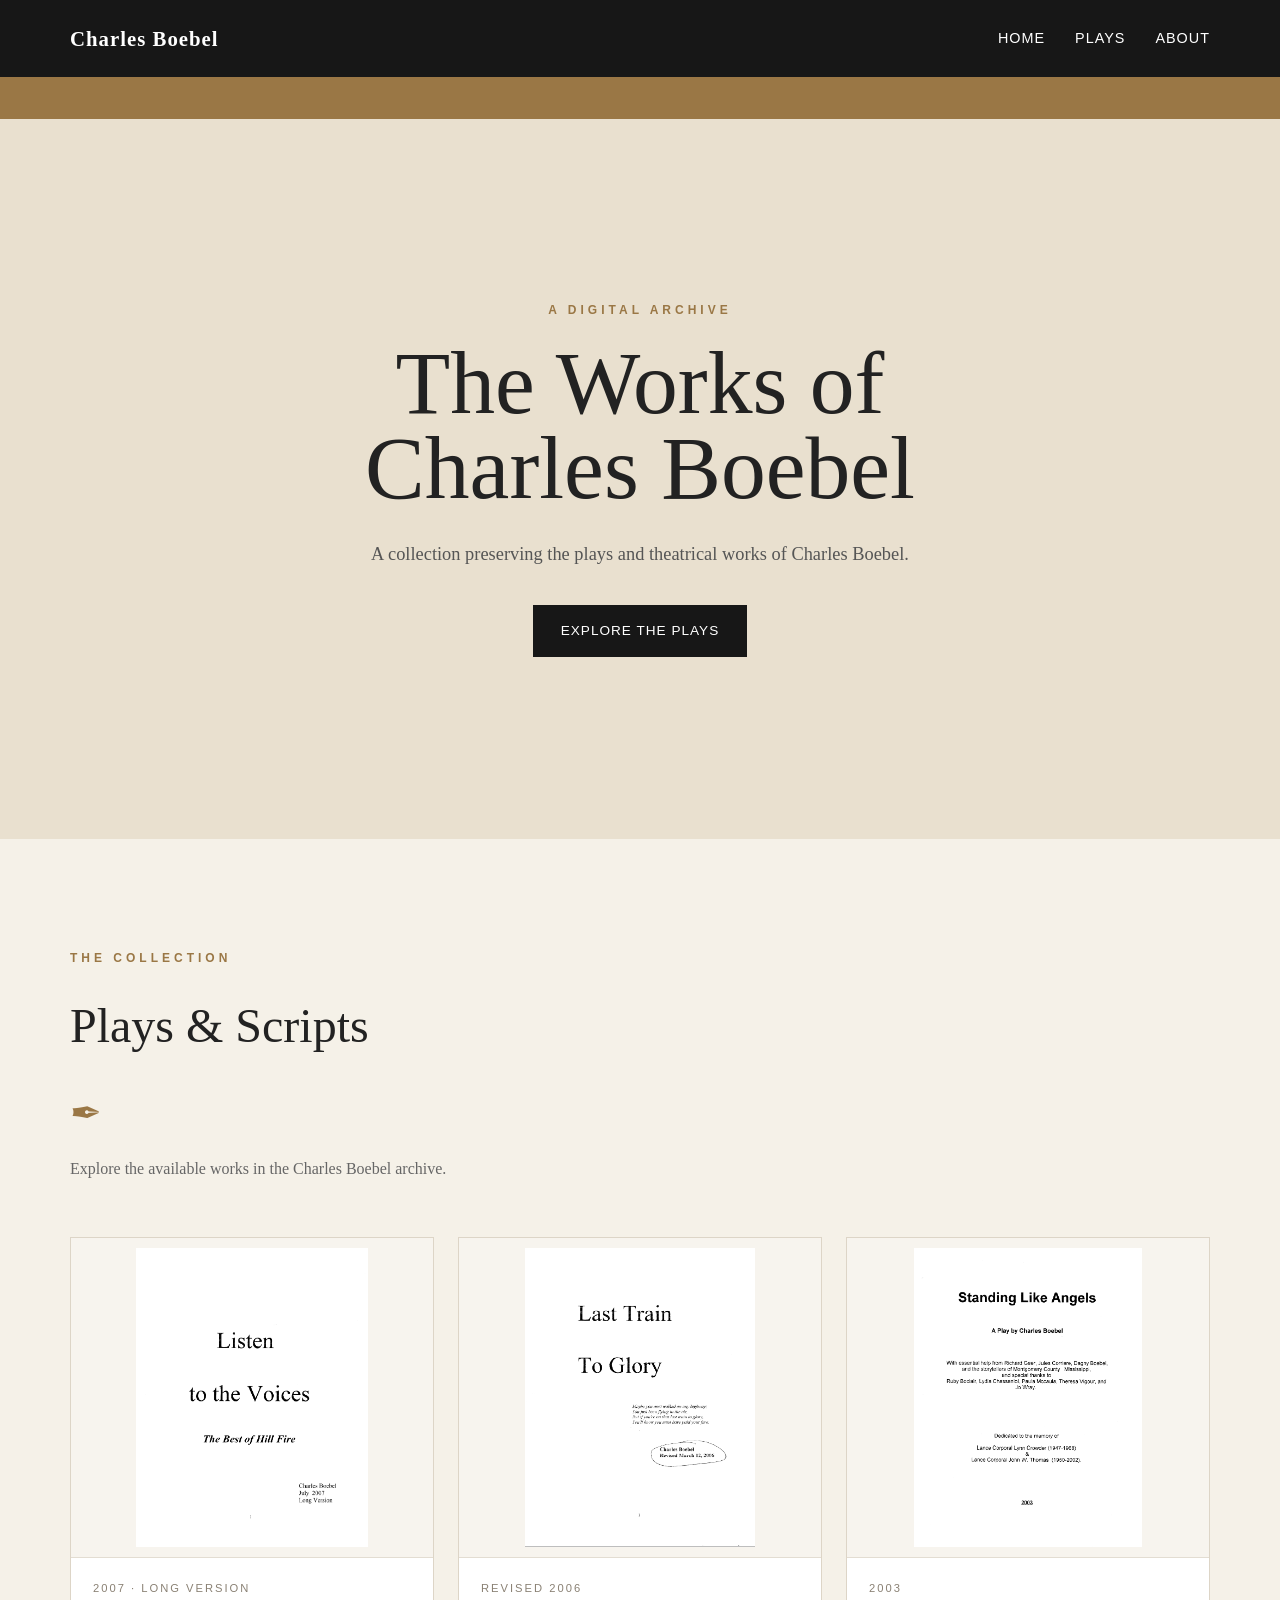
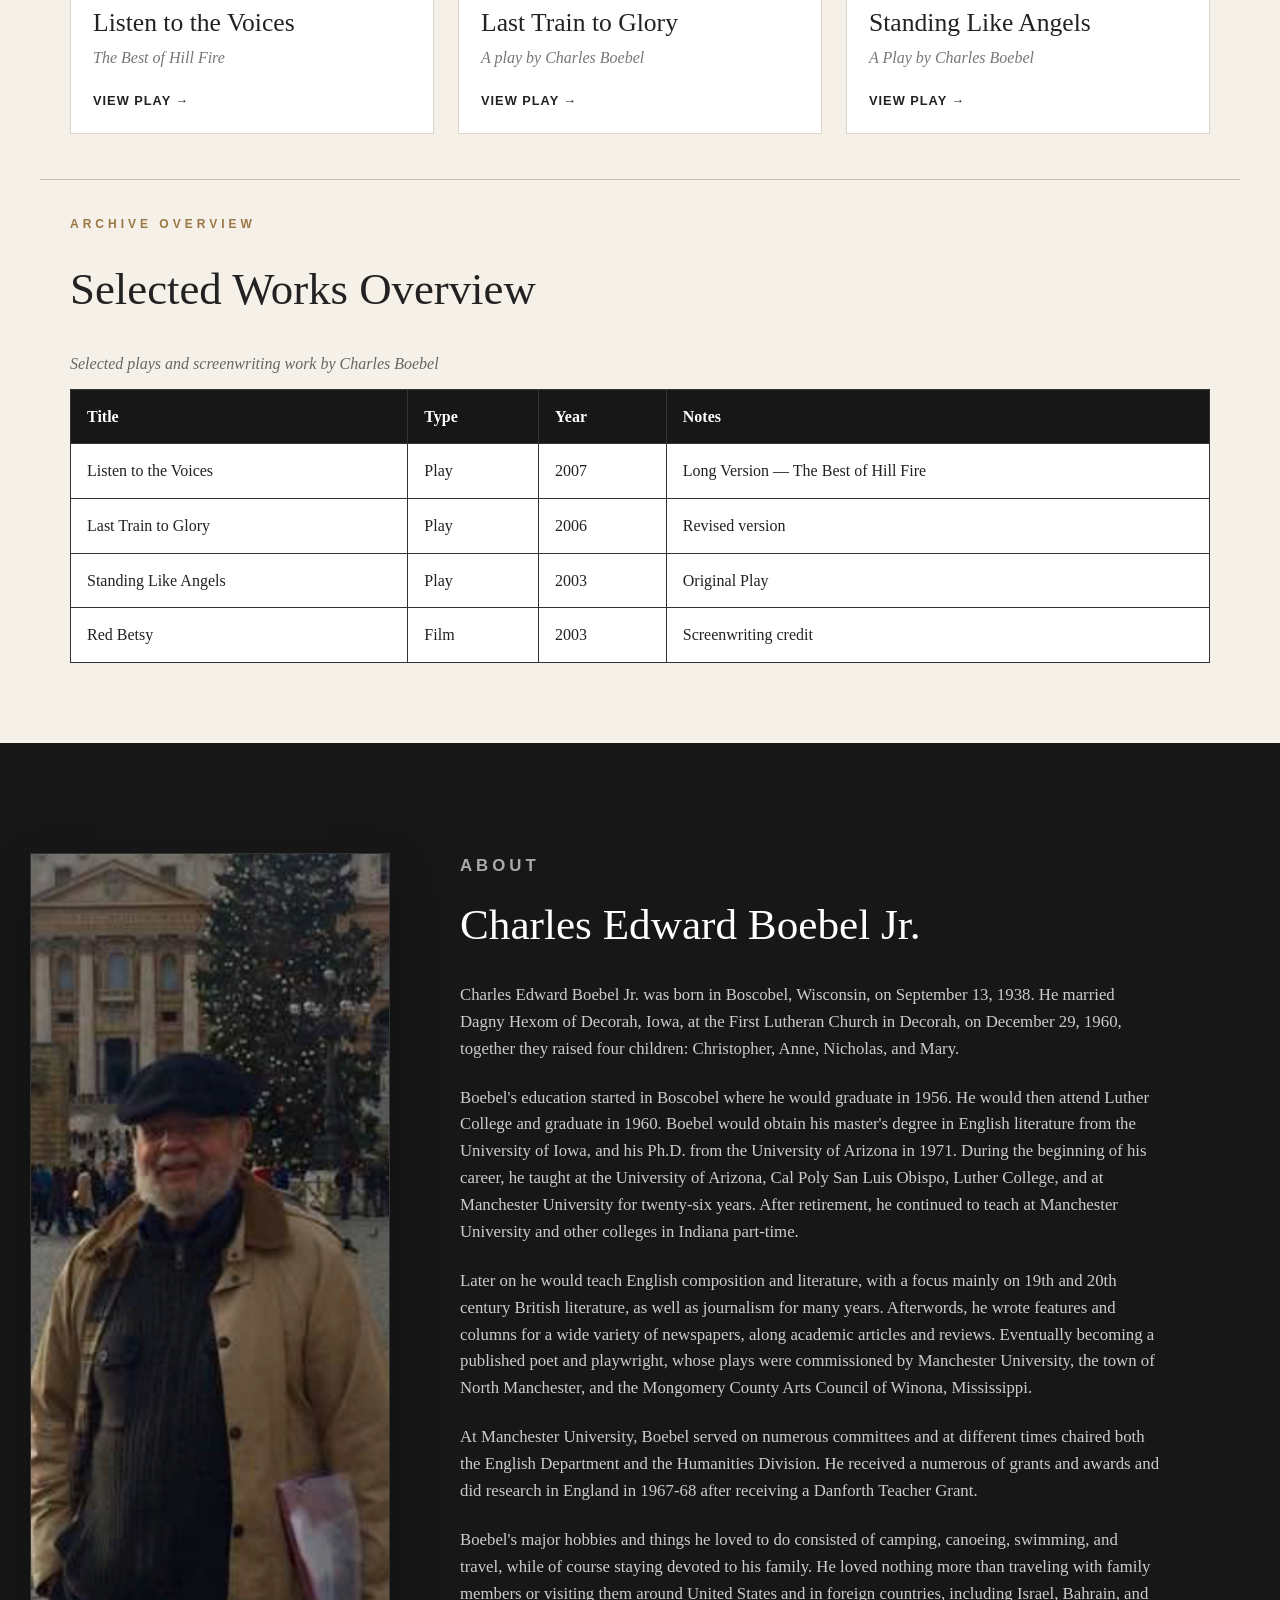
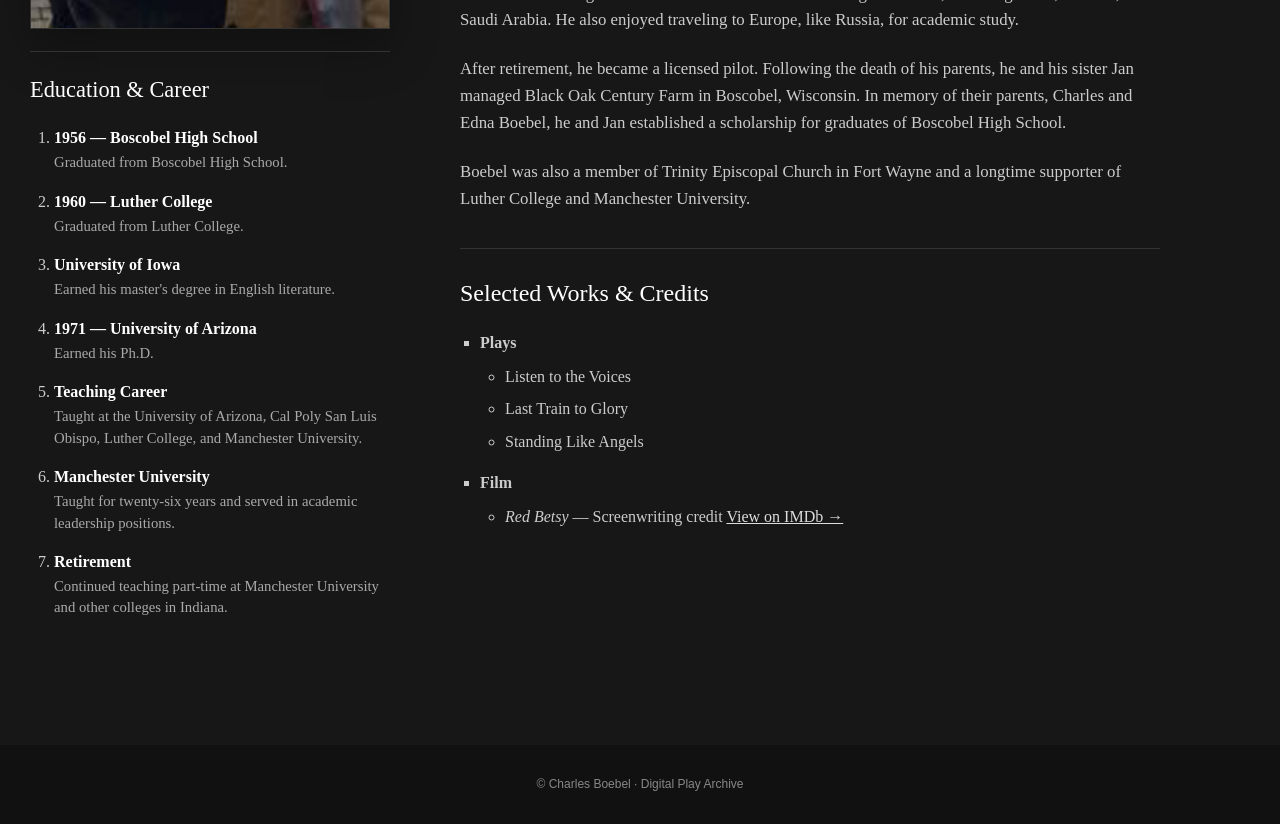
<file: index.html>
<!DOCTYPE html>
<html lang="en">
<head>
    <meta charset="UTF-8">
    <meta name="viewport" content="width=device-width, initial-scale=1.0">
    <title>The Works of Charles Boebel</title>
    <link rel="stylesheet" href="style.css?v=2">
</head>

<body>

    <header>
        <nav>
            <div class="logo">Charles Boebel</div>

            <div class="nav-links">
                <a href="#home">Home</a>
                <a href="#plays">Plays</a>
                <a href="#about">About</a>
            </div>
        </nav>
    </header>

    <div class="marquee-banner">
    <div class="marquee-text">
        Charles Boebel Digital Play Archive • Preserving Plays, Screenwriting, and Literary Work •
    </div>
</div>

    <main>

        <section id="home" class="hero">
            <div class="hero-content">
                <p class="eyebrow">A DIGITAL ARCHIVE</p>

                <h1>The Works of<br>Charles Boebel</h1>

                <p class="intro">
                    A collection preserving the plays and theatrical works
                    of Charles Boebel.
                </p>

                <a href="#plays" class="button">Explore the Plays</a>
            </div>
        </section>


        <section id="plays" class="plays-section">

    <div class="section-heading">
        <p class="eyebrow">THE COLLECTION</p>
        <h2>Plays & Scripts</h2>

        <div class="animated-clipart" aria-label="Animated writing pencil">✒</div>

        <p>
            Explore the available works in the Charles Boebel archive.
        </p>
    </div>

    <div class="play-grid">

        <article class="play-card">
            <img
                src="images/listen-to-the-voices-cover.png"
                alt="Cover page of Listen to the Voices by Charles Boebel"
                class="play-cover"
            >

            <div class="play-card-content">
                <p class="play-meta">2007 · Long Version</p>
                <h3>Listen to the Voices</h3>
                <p class="play-subtitle">The Best of Hill Fire</p>

                <a href="listen-to-the-voices.html">View Play →</a>
                </a>
            </div>
        </article>

        <article class="play-card">
            <img
                src="images/last-train-to-glory-cover.png"
                alt="Cover page of Last Train to Glory by Charles Boebel"
                class="play-cover"
            >

            <div class="play-card-content">
                <p class="play-meta">Revised 2006</p>
                <h3>Last Train to Glory</h3>
                <p class="play-subtitle">A play by Charles Boebel</p>

                <a href="last-train-to-glory.html">View Play →</a>
                </a>
            </div>
        </article>

        <article class="play-card">
            <img
                src="images/standing-like-angels-cover.png"
                alt="Cover page of Standing Like Angels by Charles Boebel"
                class="play-cover"
            >

            <div class="play-card-content">
                <p class="play-meta">2003</p>
                <h3>Standing Like Angels</h3>
                <p class="play-subtitle">A Play by Charles Boebel</p>

                <a href="standing-like-angels.html">View Play →</a>
                </a>
            </div>
        </article>

    </div>

</section>

<hr class="section-divider">

<section class="works-table-section">
    <p class="eyebrow">ARCHIVE OVERVIEW</p>
    <h2>Selected Works Overview</h2>

    <table class="works-table">
        <caption>Selected plays and screenwriting work by Charles Boebel</caption>

        <thead>
            <tr>
                <th>Title</th>
                <th>Type</th>
                <th>Year</th>
                <th>Notes</th>
            </tr>
        </thead>

        <tbody>
            <tr>
                <td>Listen to the Voices</td>
                <td>Play</td>
                <td>2007</td>
                <td>Long Version — The Best of Hill Fire</td>
            </tr>

            <tr>
                <td>Last Train to Glory</td>
                <td>Play</td>
                <td>2006</td>
                <td>Revised version</td>
            </tr>

            <tr>
                <td>Standing Like Angels</td>
                <td>Play</td>
                <td>2003</td>
                <td>Original Play</td>
            </tr>

            <tr>
                <td>Red Betsy</td>
                <td>Film</td>
                <td>2003</td>
                <td>Screenwriting credit</td>
            </tr>
        </tbody>
    </table>
</section>


        <section id="about" class="about-section">

    <div class="about-wrapper">

        <div class="about-photo">
            <img
                src="images/charles-boebel.jpg"
                alt="Charles Boebel"
            >
            <div class="career-timeline">
    <h3>Education & Career</h3>

    <ol>
        <li>
            <strong>1956 — Boscobel High School</strong>
            <span>Graduated from Boscobel High School.</span>
        </li>

        <li>
            <strong>1960 — Luther College</strong>
            <span>Graduated from Luther College.</span>
        </li>

        <li>
            <strong>University of Iowa</strong>
            <span>Earned his master's degree in English literature.</span>
        </li>

        <li>
            <strong>1971 — University of Arizona</strong>
            <span>Earned his Ph.D.</span>
        </li>

        <li>
            <strong>Teaching Career</strong>
            <span>Taught at the University of Arizona, Cal Poly San Luis Obispo, Luther College, and Manchester University.</span>
        </li>

        <li>
            <strong>Manchester University</strong>
            <span>Taught for twenty-six years and served in academic leadership positions.</span>
        </li>

        <li>
            <strong>Retirement</strong>
            <span>Continued teaching part-time at Manchester University and other colleges in Indiana.</span>
        </li>
    </ol>
</div>
        </div>

        <div class="about-text">

            <p class="eyebrow">ABOUT</p>
            <h2>Charles Edward Boebel Jr.</h2>

            <p>
                Charles Edward Boebel Jr. was born in Boscobel, Wisconsin, on September 13, 1938.
                He married Dagny Hexom of Decorah, Iowa, at the First Lutheran Church in Decorah, 
                on December 29, 1960, together they raised four children: Christopher, Anne, 
                Nicholas, and Mary.
            </p>

            <p>
                Boebel's education started in Boscobel where he would graduate in 1956.
                He would then attend Luther College and graduate in 1960. Boebel would
                obtain his master's degree in English literature from the University of
                Iowa, and his Ph.D. from the University of Arizona in 1971. During the
                beginning of his career, he taught at the University of Arizona, Cal 
                Poly San Luis Obispo, Luther College, and at Manchester University for
                twenty-six years. After retirement, he continued to teach at Manchester
                University and other colleges in Indiana part-time.
            </p>

            <p>
                Later on he would teach English composition and literature, with a focus mainly 
                on 19th and 20th century British literature, as well as journalism for many years.
                Afterwords, he wrote features and columns for a wide variety of newspapers, along 
                academic articles and reviews. Eventually becoming a published poet and playwright, 
                whose plays were commissioned by Manchester University, the town of North Manchester, 
                and the Mongomery County Arts Council of Winona, Mississippi.
            </p>

            <p>
                At Manchester University, Boebel served on numerous committees
                and at different times chaired both the English Department and
                the Humanities Division. He received a numerous of grants and awards
                and did research in England in 1967-68 after receiving a Danforth 
                Teacher Grant.
            </p>

            <p>
                Boebel's major hobbies and things he loved to do consisted of  
                camping, canoeing, swimming, and travel, while of course staying
                devoted to his family. He loved nothing more than traveling with 
                family members or visiting them around United States and in foreign 
                countries, including Israel, Bahrain, and Saudi Arabia. He also enjoyed 
                traveling to Europe, like Russia, for academic study.
            </p>

            <p>
                After retirement, he became a licensed pilot. Following the death
                of his parents, he and his sister Jan managed Black Oak Century
                Farm in Boscobel, Wisconsin. In memory of their parents, Charles
                and Edna Boebel, he and Jan established a scholarship for
                graduates of Boscobel High School.
            </p>

            <p>
                Boebel was also a member of Trinity Episcopal Church in Fort Wayne
                and a longtime supporter of Luther College and Manchester
                University.
            </p>

            <div class="selected-works">

    <h3>Selected Works & Credits</h3>

    <ul>
        <li>
            <strong>Plays</strong>
            <ul>
                <li>Listen to the Voices</li>
                <li>Last Train to Glory</li>
                <li>Standing Like Angels</li>
            </ul>
        </li>

        <li>
            <strong>Film</strong>
            <ul>
                <li>
                    <em>Red Betsy</em> — Screenwriting credit
                    <a href="https://www.imdb.com/title/tt0284426/"
                       target="_blank"
                       rel="noopener noreferrer">
                        View on IMDb →
                    </a>
                </li>
            </ul>
        </li>
    </ul>

</div>

        </div>

    </div>

</section>

    </main>


    <footer>
        <p>© Charles Boebel · Digital Play Archive</p>
    </footer>

</body>
</html>
</file>
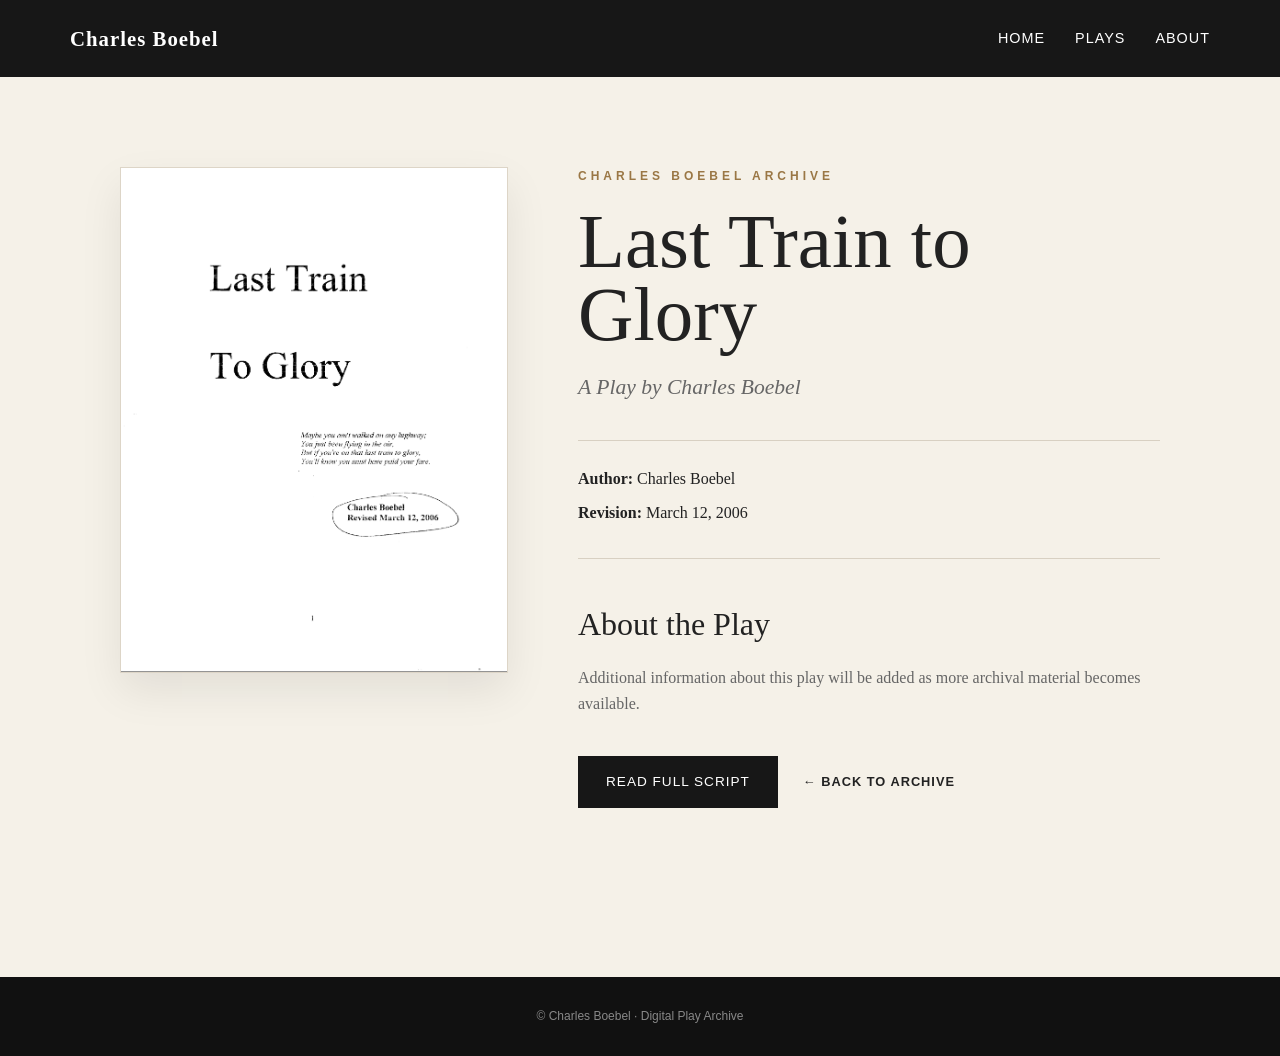
<file: last-train-to-glory.html>
<!DOCTYPE html>
<html lang="en">
<head>
    <meta charset="UTF-8">
    <meta name="viewport" content="width=device-width, initial-scale=1.0">
    <title>Last Train to Glory | Charles Boebel Archive</title>
    <link rel="stylesheet" href="style.css?v=2">
</head>
<body>

<header>
    <nav>
        <div class="logo"><a href="index.html">Charles Boebel</a></div>
        <div class="nav-links">
            <a href="index.html">Home</a>
            <a href="index.html#plays">Plays</a>
            <a href="index.html#about">About</a>
        </div>
    </nav>
</header>

<main class="play-page">
    <section class="play-detail">

        <div class="play-detail-cover">
            <img src="images/last-train-to-glory-cover.png"
                 alt="Cover page of Last Train to Glory by Charles Boebel">
        </div>

        <div class="play-detail-info">
            <p class="eyebrow">CHARLES BOEBEL ARCHIVE</p>

            <h1>Last Train to Glory</h1>
            <p class="play-detail-subtitle">A Play by Charles Boebel</p>

            <div class="play-facts">
                <p><strong>Author:</strong> Charles Boebel</p>
                <p><strong>Revision:</strong> March 12, 2006</p>
            </div>

            <div class="play-description">
                <h2>About the Play</h2>
                <p>
                    Additional information about this play will be added
                    as more archival material becomes available.
                </p>
            </div>

            <div class="play-actions">
                <a href="plays/last-train-to-glory.pdf"
                   target="_blank"
                   class="button">
                    Read Full Script
                </a>

                <a href="index.html#plays" class="text-link">
                    ← Back to Archive
                </a>
            </div>
        </div>

    </section>
</main>

<footer>
    <p>© Charles Boebel · Digital Play Archive</p>
</footer>

</body>
</html>
</file>
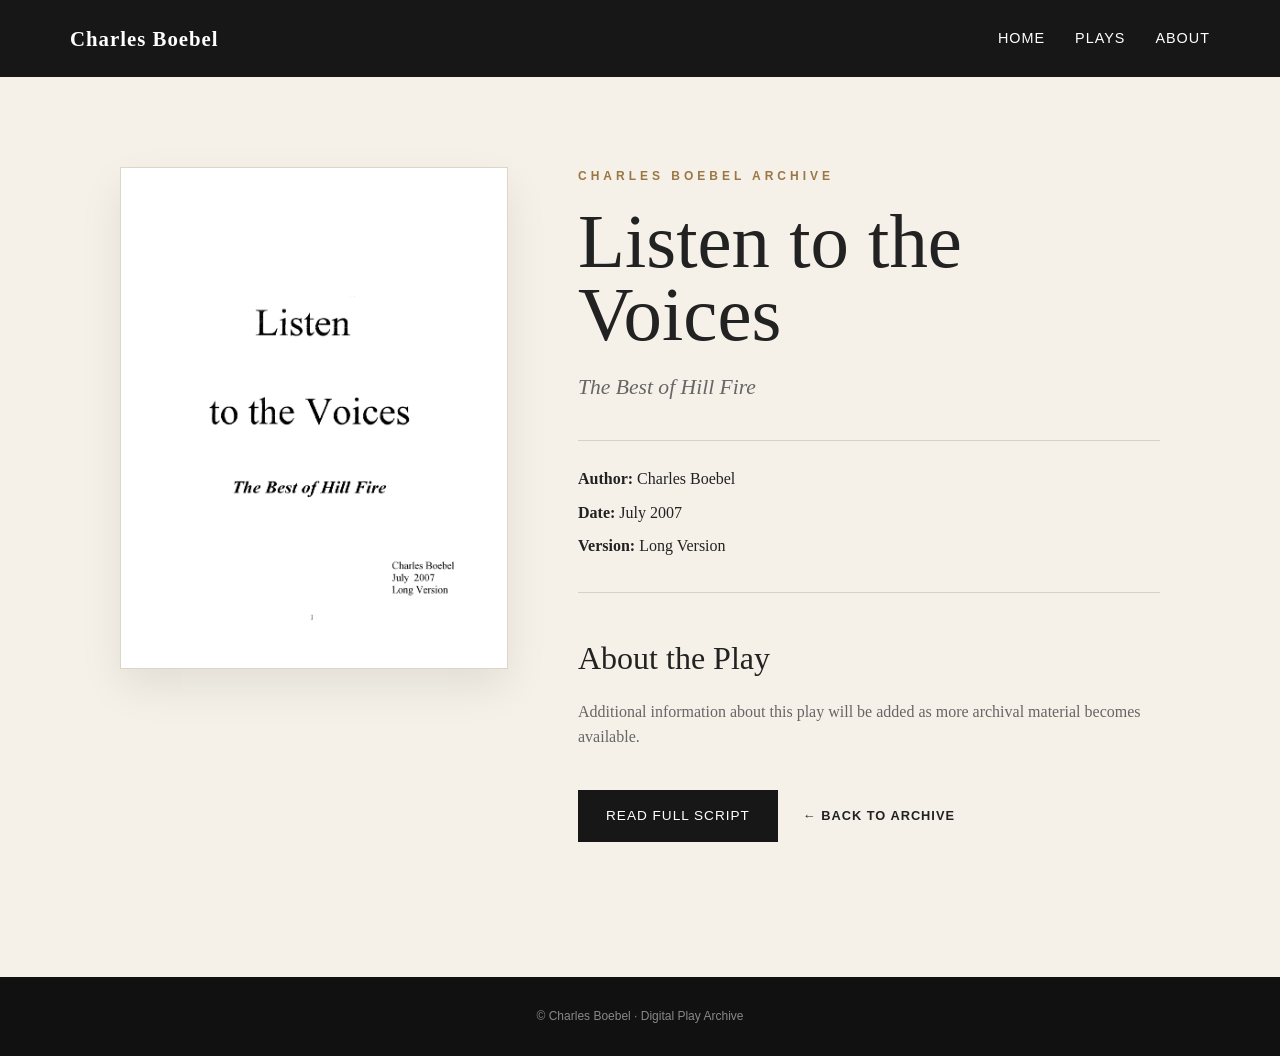
<file: listen-to-the-voices.html>
<!DOCTYPE html>
<html lang="en">
<head>
    <meta charset="UTF-8">
    <meta name="viewport" content="width=device-width, initial-scale=1.0">
    <title>Listen to the Voices | Charles Boebel Archive</title>
    <link rel="stylesheet" href="style.css?v=2">
</head>
<body>

<header>
    <nav>
        <div class="logo"><a href="index.html">Charles Boebel</a></div>
        <div class="nav-links">
            <a href="index.html">Home</a>
            <a href="index.html#plays">Plays</a>
            <a href="index.html#about">About</a>
        </div>
    </nav>
</header>

<main class="play-page">
    <section class="play-detail">

        <div class="play-detail-cover">
            <img src="images/listen-to-the-voices-cover.png"
                 alt="Cover page of Listen to the Voices by Charles Boebel">
        </div>

        <div class="play-detail-info">
            <p class="eyebrow">CHARLES BOEBEL ARCHIVE</p>

            <h1>Listen to the Voices</h1>
            <p class="play-detail-subtitle">The Best of Hill Fire</p>

            <div class="play-facts">
                <p><strong>Author:</strong> Charles Boebel</p>
                <p><strong>Date:</strong> July 2007</p>
                <p><strong>Version:</strong> Long Version</p>
            </div>

            <div class="play-description">
                <h2>About the Play</h2>
                <p>
                    Additional information about this play will be added
                    as more archival material becomes available.
                </p>
            </div>

            <div class="play-actions">
                <a href="plays/listen-to-the-voices.pdf"
                   target="_blank"
                   class="button">
                    Read Full Script
                </a>

                <a href="index.html#plays" class="text-link">
                    ← Back to Archive
                </a>
            </div>
        </div>

    </section>
</main>

<footer>
    <p>© Charles Boebel · Digital Play Archive</p>
</footer>

</body>
</html>
</file>
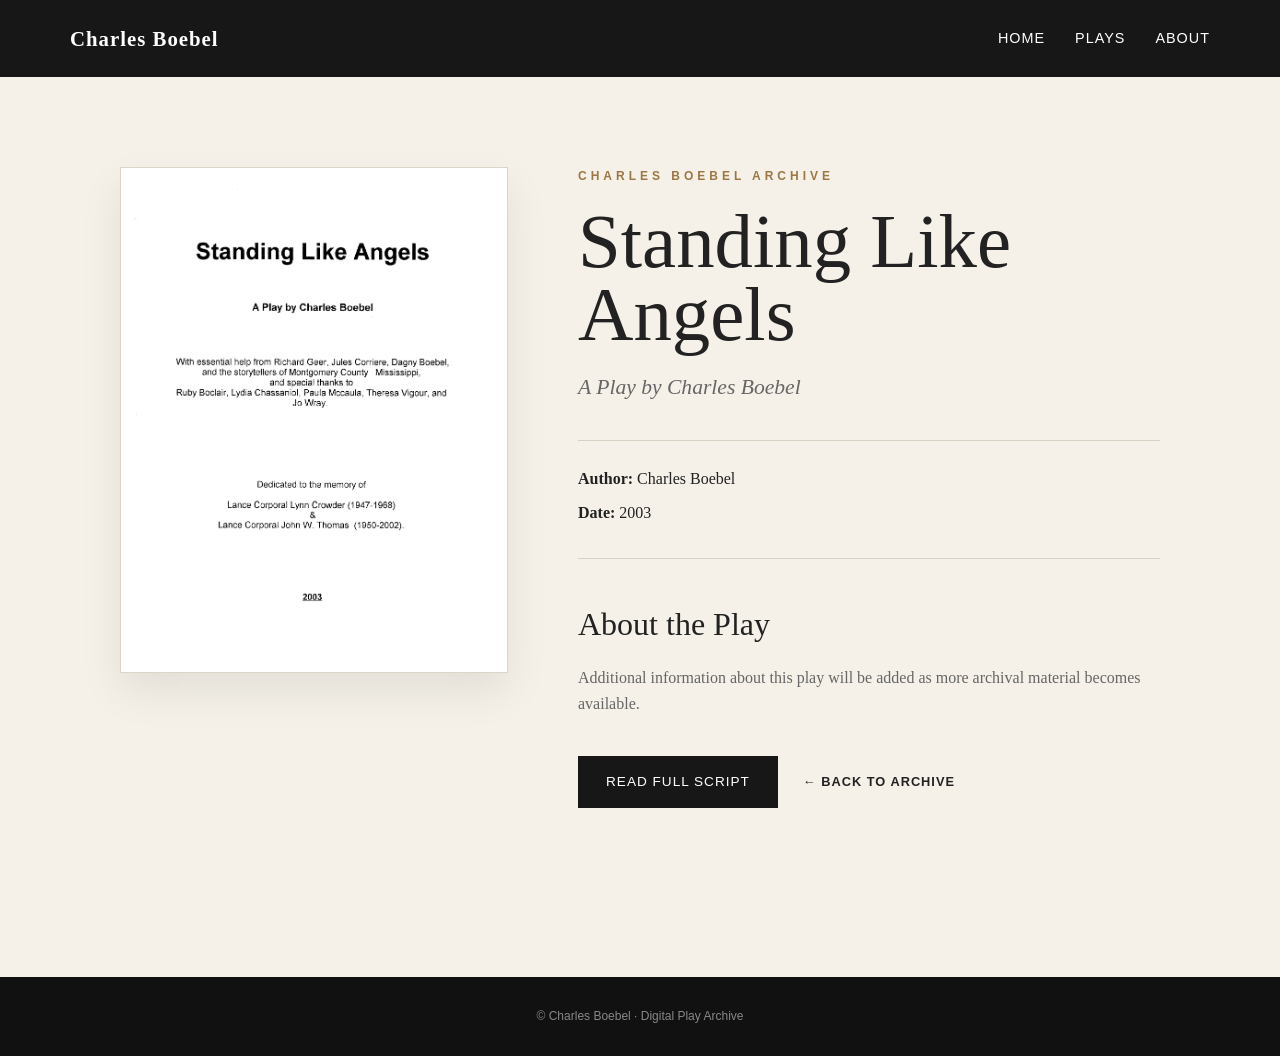
<file: standing-like-angels.html>
<!DOCTYPE html>
<html lang="en">
<head>
    <meta charset="UTF-8">
    <meta name="viewport" content="width=device-width, initial-scale=1.0">
    <title>Standing Like Angels | Charles Boebel Archive</title>
    <link rel="stylesheet" href="style.css?v=2">
</head>
<body>

<header>
    <nav>
        <div class="logo"><a href="index.html">Charles Boebel</a></div>
        <div class="nav-links">
            <a href="index.html">Home</a>
            <a href="index.html#plays">Plays</a>
            <a href="index.html#about">About</a>
        </div>
    </nav>
</header>

<main class="play-page">
    <section class="play-detail">

        <div class="play-detail-cover">
            <img src="images/standing-like-angels-cover.png"
                 alt="Cover page of Standing Like Angels by Charles Boebel">
        </div>

        <div class="play-detail-info">
            <p class="eyebrow">CHARLES BOEBEL ARCHIVE</p>

            <h1>Standing Like Angels</h1>
            <p class="play-detail-subtitle">A Play by Charles Boebel</p>

            <div class="play-facts">
                <p><strong>Author:</strong> Charles Boebel</p>
                <p><strong>Date:</strong> 2003</p>
            </div>

            <div class="play-description">
                <h2>About the Play</h2>
                <p>
                    Additional information about this play will be added
                    as more archival material becomes available.
                </p>
            </div>

            <div class="play-actions">
                <a href="plays/standing-like-angels.pdf"
                   target="_blank"
                   class="button">
                    Read Full Script
                </a>

                <a href="index.html#plays" class="text-link">
                    ← Back to Archive
                </a>
            </div>
        </div>

    </section>
</main>

<footer>
    <p>© Charles Boebel · Digital Play Archive</p>
</footer>

</body>
</html>
</file>
<file: style.css>
/* ================================
   CHARLES BOEBEL DIGITAL ARCHIVE
   ================================ */

* {
    margin: 0;
    padding: 0;
    box-sizing: border-box;
}

html {
    scroll-behavior: smooth;
}

body {
    font-family: Georgia, "Times New Roman", serif;
    background: #f5f1e8;
    color: #222;
    line-height: 1.6;
}

/* Navigation */

header {
    background: #171717;
    color: white;
    position: sticky;
    top: 0;
    z-index: 100;
}

nav {
    max-width: 1200px;
    margin: auto;
    padding: 22px 30px;
    display: flex;
    justify-content: space-between;
    align-items: center;
}

.logo {
    font-size: 1.3rem;
    letter-spacing: 1px;
    font-weight: bold;
}

.nav-links {
    display: flex;
    gap: 30px;
}

.nav-links a {
    color: white;
    text-decoration: none;
    font-family: Arial, sans-serif;
    font-size: 0.9rem;
    letter-spacing: 1px;
    text-transform: uppercase;
}

.nav-links a:hover {
    opacity: 0.65;
}

/* Hero */

.hero {
    min-height: 80vh;
    display: flex;
    align-items: center;
    justify-content: center;
    text-align: center;
    padding: 80px 25px;
    background: #e9e0cf;
}

.hero-content {
    max-width: 850px;
}

.eyebrow {
    font-family: Arial, sans-serif;
    font-size: 0.75rem;
    letter-spacing: 4px;
    font-weight: bold;
    margin-bottom: 20px;
    color: #665f53;
}

.hero h1 {
    font-size: clamp(3rem, 7vw, 6.5rem);
    line-height: 0.95;
    font-weight: normal;
    margin-bottom: 30px;
}

.intro {
    max-width: 600px;
    margin: 0 auto 35px;
    font-size: 1.15rem;
    color: #555;
}

.button {
    display: inline-block;
    background: #171717;
    color: white;
    text-decoration: none;
    padding: 15px 28px;
    font-family: Arial, sans-serif;
    font-size: 0.85rem;
    letter-spacing: 1px;
    text-transform: uppercase;
}

.button:hover {
    background: #444;
}

/* Plays */

.plays-section {
    max-width: 1200px;
    margin: auto;
    padding: 110px 30px 45px;
}

.section-heading {
    margin-bottom: 55px;
}

.section-heading h2 {
    font-size: 3rem;
    font-weight: normal;
    margin-bottom: 10px;
}

.section-heading > p:last-child {
    color: #666;
}

.play-grid {
    display: grid;
    grid-template-columns: repeat(3, 1fr);
    gap: 24px;
}

.play-card {
    background: white;
    border: 1px solid #ddd5c7;
    overflow: hidden;
    display: flex;
    flex-direction: column;
    transition: transform 0.25s ease, box-shadow 0.25s ease;
}

.play-card:hover {
    transform: translateY(-5px);
    box-shadow: 0 14px 30px rgba(0, 0, 0, 0.08);
}

.play-cover {
    width: 100%;
    height: 320px;
    object-fit: contain;
    background: #f7f4ee;
    padding: 10px;
    display: block;
    border-bottom: 1px solid #e3ddd2;
}

.play-card-content {
    padding: 22px;
    display: flex;
    flex-direction: column;
    flex-grow: 1;
}

.play-meta {
    font-family: Arial, sans-serif;
    font-size: 0.7rem;
    letter-spacing: 2px;
    text-transform: uppercase;
    color: #8a8174;
    margin-bottom: 10px;
}

.play-card h3 {
    font-size: 1.6rem;
    font-weight: normal;
    line-height: 1.15;
    margin-bottom: 8px;
}

.play-subtitle {
    color: #777;
    margin-bottom: 20px;
    font-style: italic;
}

.play-card a {
    margin-top: auto;
    color: #222;
    font-family: Arial, sans-serif;
    font-size: 0.8rem;
    font-weight: bold;
    text-decoration: none;
    letter-spacing: 1px;
    text-transform: uppercase;
}

.play-card a:hover {
    text-decoration: underline;
}

/* Works Table */

.works-table-section {
    max-width: 1200px;
    margin: auto;
    padding: 35px 30px 80px;
}

.works-table-section h2 {
    font-size: 2.8rem;
    font-weight: normal;
    margin-bottom: 10px;
}

.works-table {
    width: 100%;
    border-collapse: collapse;
    margin-top: 25px;
    background: white;
}

.works-table th,
.works-table td {
    border: 1px solid #333;
    padding: 14px 16px;
    text-align: left;
}

.works-table th {
    background: #171717;
    color: white;
}

.works-table td {
    color: #222;
}

.works-table caption {
    caption-side: top;
    text-align: left;
    margin-bottom: 12px;
    font-style: italic;
    color: #666;
}

/* About */

.about-section {
    background: #171717;
    color: white;
    padding: 110px 30px;
}

.about-wrapper {
    max-width: 1200px;
    margin: auto;
    display: grid;
    grid-template-columns: 0.8fr 1.4fr;
    gap: 70px;
    align-items: start;
}

.about-photo img {
    width: 100%;
    max-width: 380px;
    display: block;
    margin: auto;
    border: 1px solid #333;
    box-shadow: 0 20px 45px rgba(0, 0, 0, 0.3);
}

.about-text .eyebrow {
    color: #aaa;
}

.about-text h2 {
    font-size: 3.5rem;
    font-weight: normal;
    line-height: 1.05;
    margin-bottom: 35px;
}

.about-text {
    max-width: 700px;
}

.about-text p {
    color: #ccc;
    font-size: 1.05rem;
    margin-bottom: 22px;
    max-width: 760px;
}

.selected-works {
    margin-top: 35px;
    padding-top: 25px;
    border-top: 1px solid #333;
}

.selected-works h3 {
    font-size: 1.5rem;
    font-weight: normal;
    margin-bottom: 18px;
}

.selected-works > ul {
    list-style-type: square;
    padding-left: 20px;
}

.selected-works ul ul {
    list-style-type: circle;
    margin-top: 8px;
    margin-bottom: 16px;
    padding-left: 25px;
}

.selected-works li {
    margin-bottom: 7px;
    color: #ccc;
}

.selected-works a {
    color: #ddd;
    text-decoration: underline;
}

.selected-works a:hover {
    color: white;
}

/* Education & Career Timeline */

.career-timeline {
    margin-top: 22px;
    padding-top: 20px;
    border-top: 1px solid #333;
}

.career-timeline h3 {
    font-size: 1.4rem;
    font-weight: normal;
    margin-bottom: 18px;
}

.career-timeline ol {
    padding-left: 24px;
}

.career-timeline li {
    margin-bottom: 16px;
    color: #ccc;
    line-height: 1.45;
}

.career-timeline strong {
    display: block;
    color: white;
    margin-bottom: 3px;
}

.career-timeline span {
    display: block;
    color: #aaa;
    font-size: 0.92rem;
}

/* Footer */

footer {
    background: #111;
    color: #888;
    text-align: center;
    padding: 30px;
    font-family: Arial, sans-serif;
    font-size: 0.75rem;
}
/* Individual Play Pages */

.logo a {
    color: white;
    text-decoration: none;
}

.play-page {
    background: #f5f1e8;
    min-height: 100vh;
}

.play-detail {
    max-width: 1100px;
    margin: auto;
    padding: 90px 30px 120px;
    display: grid;
    grid-template-columns: 0.8fr 1.2fr;
    gap: 70px;
    align-items: start;
}

.play-detail-cover img {
    width: 100%;
    max-width: 420px;
    display: block;
    margin: auto;
    border: 1px solid #ddd5c7;
    box-shadow: 0 18px 40px rgba(0, 0, 0, 0.08);
}

.play-detail-info h1 {
    font-size: clamp(3rem, 6vw, 5.5rem);
    font-weight: normal;
    line-height: 0.95;
    margin-bottom: 18px;
}

.play-detail-subtitle {
    font-size: 1.35rem;
    font-style: italic;
    color: #666;
    margin-bottom: 35px;
}

.play-facts {
    padding: 25px 0;
    border-top: 1px solid #d8d0c2;
    border-bottom: 1px solid #d8d0c2;
    margin-bottom: 40px;
}

.play-facts p {
    margin-bottom: 8px;
}

.play-description h2 {
    font-size: 2rem;
    font-weight: normal;
    margin-bottom: 15px;
}

.play-description p {
    color: #666;
    max-width: 600px;
}

.play-actions {
    margin-top: 40px;
    display: flex;
    align-items: center;
    gap: 25px;
    flex-wrap: wrap;
}

.text-link {
    color: #222;
    text-decoration: none;
    font-family: Arial, sans-serif;
    font-size: 0.8rem;
    font-weight: bold;
    letter-spacing: 1px;
    text-transform: uppercase;
}

.text-link:hover {
    text-decoration: underline;
}

/* Mobile */

@media (max-width: 800px) {

    .nav-links {
        gap: 15px;
    }

    .play-grid {
        grid-template-columns: 1fr;
    }

    .hero {
        min-height: 70vh;
    }

    .hero h1 {
        font-size: 3.5rem;
    }

    .section-heading h2 {
        font-size: 2.5rem;
    }

    .play-detail {
    grid-template-columns: 1fr;
    gap: 40px;
    padding-top: 60px;
}

.play-detail-cover img {
    max-width: 320px;
}

.play-detail-info h1 {
    font-size: 3.2rem;
}
}
.about-wrapper {
    max-width: 1250px;
    margin: 0 auto;
    display: grid;
    grid-template-columns: 360px 1fr;
    gap: 70px;
    align-items: start;
}

.about-photo img {
    width: 100%;
    max-width: 360px;
    height: auto;
    display: block;
    border: 1px solid #333;
    box-shadow: 0 20px 45px rgba(0, 0, 0, 0.3);
}

.about-text h2 {
    font-size: 2.7rem;
}

/* Colored archive labels */
.eyebrow {
    color: #9a7745;
}

/* Horizontal Rule */

.section-divider {
    border: none;
    border-top: 1px solid #c9bda9;
    max-width: 1200px;
    margin: 0 auto;
}

/* Animated Clip Art */
.animated-clipart {
    display: inline-block;
    font-size: 2.4rem;
    color: #9a7745;
    margin: 8px 0 12px;
    animation: writingMotion 2s ease-in-out infinite;
}

@keyframes writingMotion {
    0%, 100% {
        transform: translateX(0) rotate(0deg);
    }

    50% {
        transform: translateX(15px) rotate(-8deg);
    }
}

/* Marquee Banner */
.marquee-banner {
    width: 100%;
    overflow: hidden;
    background: #9a7745;
    color: white;
    padding: 8px 0;
    white-space: nowrap;
}

.marquee-text {
    display: inline-block;
    padding-left: 100%;
    animation: marquee 15s linear infinite;
}

@keyframes marquee {
    from {
        transform: translateX(0);
    }

    to {
        transform: translateX(-100%);
    }
}
</file>
